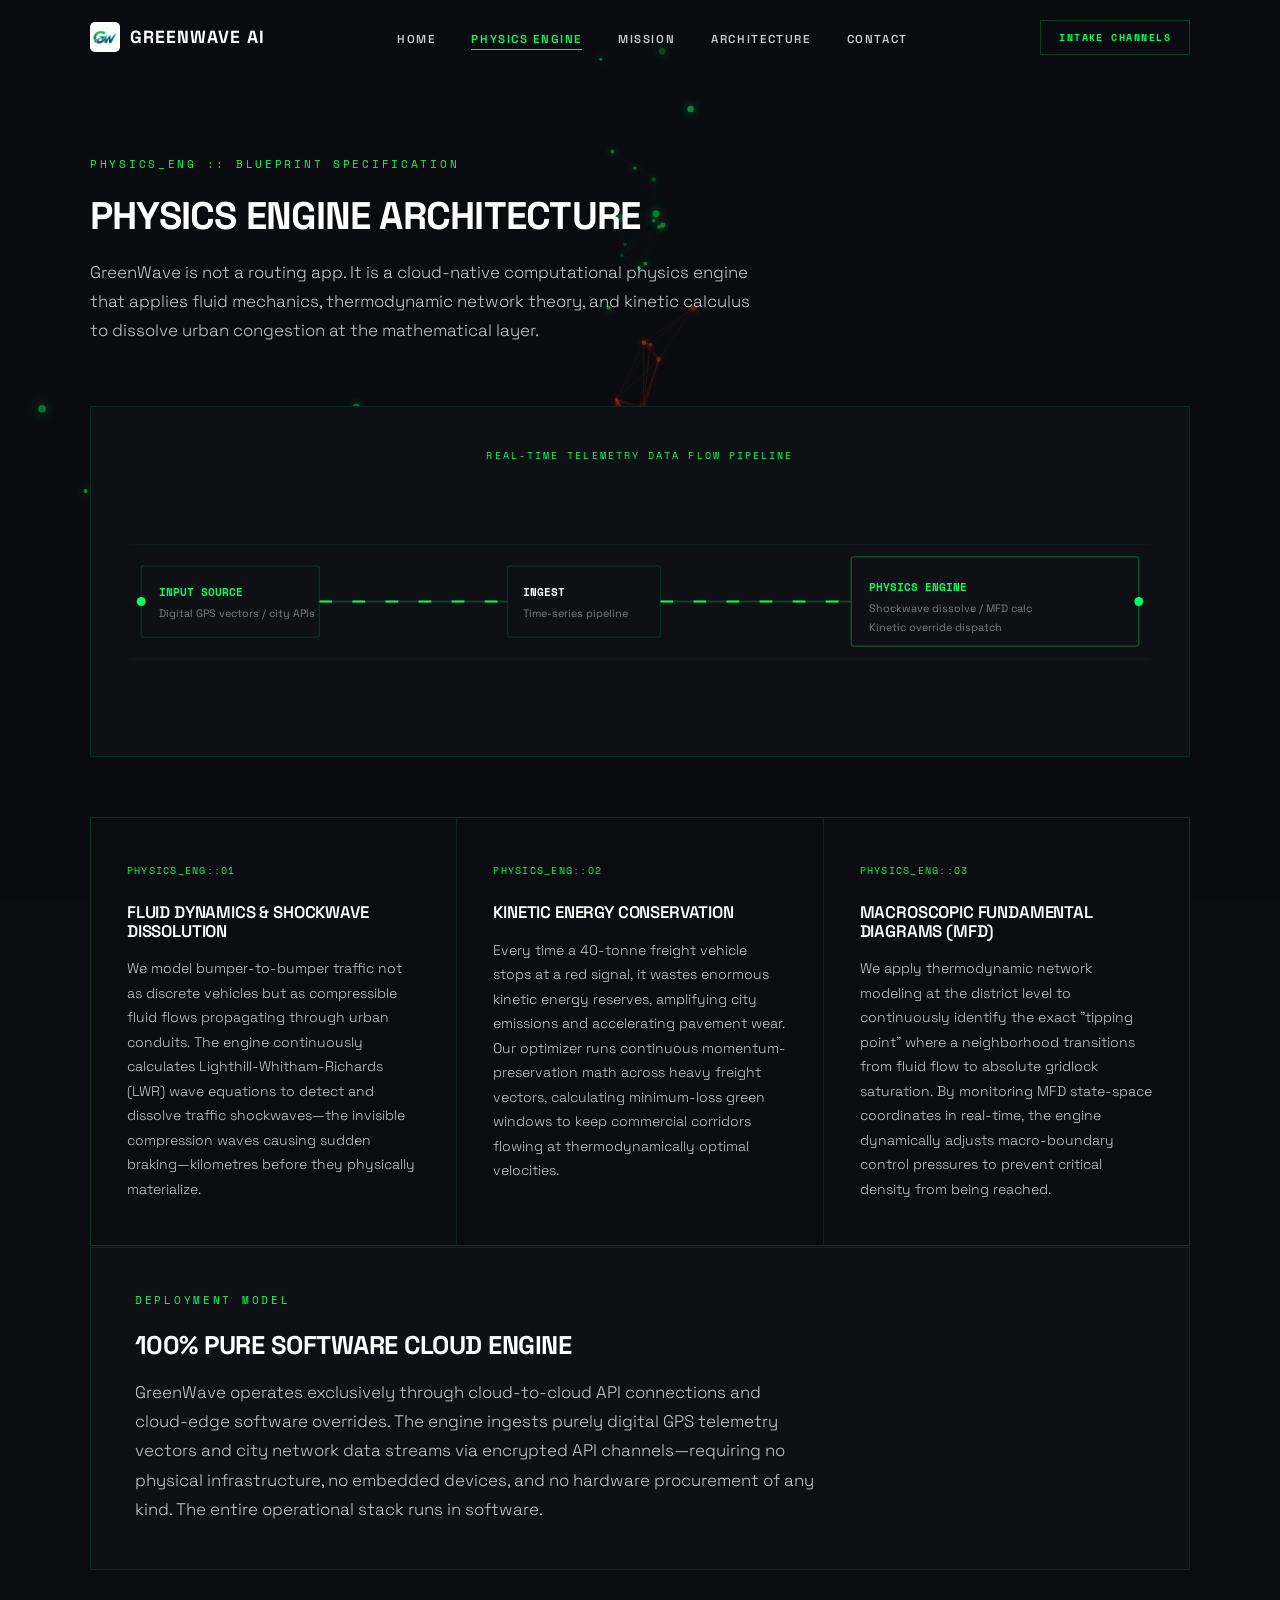
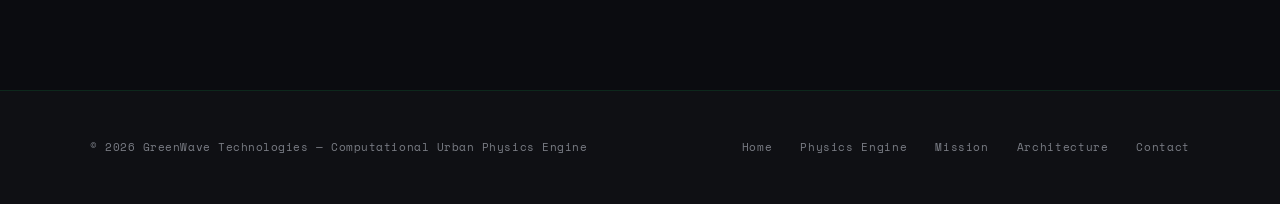
<file: showroom-landing-page/approach.html>
<!DOCTYPE html>
<html lang="en">
<head>
  <meta charset="UTF-8" />
  <meta name="viewport" content="width=device-width, initial-scale=1.0" />
  <title>GreenWave AI — Physics Engine Architecture</title>
  <meta name="description" content="Deep-dive into GreenWave AI's computational urban physics engine: fluid dynamics shockwave theory, kinetic energy conservation, and Macroscopic Fundamental Diagrams." />
  <link rel="stylesheet" href="css/main.css" />
  <link rel="preconnect" href="https://fonts.googleapis.com" />
  <link rel="preconnect" href="https://fonts.gstatic.com" crossorigin />
  <link href="https://fonts.googleapis.com/css2?family=Space+Grotesk:wght@300;400;500;700;800&family=Space+Mono:wght@400;700&display=swap" rel="stylesheet" />
  <link rel="icon" href="favicon.ico" type="image/x-icon" />
</head>
<body>

  <div id="canvas-container" aria-hidden="true"><canvas id="bg-canvas"></canvas></div>

  <header id="main-header">
    <div class="container nav-container">
      <a href="index.html" class="logo" aria-label="GreenWave AI">
        <img src="assets/logo.jpg" alt="GW" class="logo-img" />
        <span>GreenWave AI</span>
      </a>
      <nav aria-label="Primary Navigation">
        <ul class="nav-links">
          <li><a href="index.html">Home</a></li>
          <li><a href="approach.html" class="active">Physics Engine</a></li>
          <li><a href="mission.html">Mission</a></li>
          <li><a href="progress.html">Architecture</a></li>
          <li><a href="contact.html">Contact</a></li>
        </ul>
      </nav>
      <a href="contact.html" class="nav-cta">Intake Channels</a>
    </div>
  </header>

  <main class="section" style="padding-top: calc(var(--nav-h) + 80px); position: relative; z-index: 1;">
    <div class="container">
      <span class="eyebrow">PHYSICS_ENG :: Blueprint Specification</span>
      <h1 class="subhead">Physics Engine Architecture</h1>
      <p class="meta" style="margin-top: 20px;">
        GreenWave is not a routing app. It is a cloud-native computational physics engine that applies fluid mechanics, thermodynamic network theory, and kinetic calculus to dissolve urban congestion at the mathematical layer.
      </p>

      <!-- Animated SVG Pipeline -->
      <div class="pipeline-wrap">
        <span class="pipeline-wrap__label">Real-Time Telemetry Data Flow Pipeline</span>
        <svg class="pipeline-svg" viewBox="0 0 800 180" fill="none" xmlns="http://www.w3.org/2000/svg">
          <line x1="0" y1="45" x2="800" y2="45" stroke="rgba(0,255,102,0.04)" stroke-width="1" />
          <line x1="0" y1="90" x2="800" y2="90" stroke="rgba(0,255,102,0.04)" stroke-width="1" />
          <line x1="0" y1="135" x2="800" y2="135" stroke="rgba(0,255,102,0.04)" stroke-width="1" />

          <path d="M148 90 H296" stroke="rgba(0,255,102,0.18)" stroke-width="1.5" />
          <path d="M416 90 H566" stroke="rgba(0,255,102,0.18)" stroke-width="1.5" />
          <path class="pulse" d="M148 90 H296" stroke="#00FF66" stroke-width="1.5" />
          <path class="pulse" d="M416 90 H566" stroke="#00FF66" stroke-width="1.5" />

          <!-- Node 1: Source -->
          <rect x="8" y="62" width="140" height="56" rx="2" fill="#0f1014" stroke="rgba(0,255,102,0.15)" />
          <text x="22" y="86" fill="#00FF66" font-family="Space Mono" font-size="9" font-weight="700">INPUT SOURCE</text>
          <text x="22" y="102" fill="#7A7D85" font-family="Space Grotesk" font-size="8.5">Digital GPS vectors / city APIs</text>
          <circle cx="8" cy="90" r="3.5" fill="#00FF66" />

          <!-- Node 2: Ingest -->
          <rect x="296" y="62" width="120" height="56" rx="2" fill="#0f1014" stroke="rgba(0,255,102,0.12)" />
          <text x="308" y="86" fill="#FFFFFF" font-family="Space Mono" font-size="9" font-weight="700">INGEST</text>
          <text x="308" y="102" fill="#7A7D85" font-family="Space Grotesk" font-size="8.5">Time-series pipeline</text>

          <!-- Node 3: Engine -->
          <rect x="566" y="55" width="226" height="70" rx="2" fill="#0f1014" stroke="rgba(0,255,102,0.30)" />
          <text x="580" y="82" fill="#00FF66" font-family="Space Mono" font-size="9" font-weight="700">PHYSICS ENGINE</text>
          <text x="580" y="98" fill="#7A7D85" font-family="Space Grotesk" font-size="8.5">Shockwave dissolve / MFD calc</text>
          <text x="580" y="113" fill="#7A7D85" font-family="Space Grotesk" font-size="8.5">Kinetic override dispatch</text>
          <circle cx="792" cy="90" r="3.5" fill="#00FF66" />
        </svg>
      </div>

      <!-- Three Physics Spec Cards -->
      <div class="spec-grid">
        <div class="spec-card">
          <span class="spec-card__num">PHYSICS_ENG::01</span>
          <h3>Fluid Dynamics &amp; Shockwave Dissolution</h3>
          <p>
            We model bumper-to-bumper traffic not as discrete vehicles but as compressible fluid flows propagating through urban conduits. The engine continuously calculates Lighthill-Whitham-Richards (LWR) wave equations to detect and dissolve traffic shockwaves—the invisible compression waves causing sudden braking—kilometres before they physically materialize.
          </p>
        </div>
        <div class="spec-card">
          <span class="spec-card__num">PHYSICS_ENG::02</span>
          <h3>Kinetic Energy Conservation</h3>
          <p>
            Every time a 40-tonne freight vehicle stops at a red signal, it wastes enormous kinetic energy reserves, amplifying city emissions and accelerating pavement wear. Our optimizer runs continuous momentum-preservation math across heavy freight vectors, calculating minimum-loss green windows to keep commercial corridors flowing at thermodynamically optimal velocities.
          </p>
        </div>
        <div class="spec-card">
          <span class="spec-card__num">PHYSICS_ENG::03</span>
          <h3>Macroscopic Fundamental Diagrams (MFD)</h3>
          <p>
            We apply thermodynamic network modeling at the district level to continuously identify the exact "tipping point" where a neighborhood transitions from fluid flow to absolute gridlock saturation. By monitoring MFD state-space coordinates in real-time, the engine dynamically adjusts macro-boundary control pressures to prevent critical density from being reached.
          </p>
        </div>
      </div>

      <!-- Pure Software Deployment Statement -->
      <div style="border: 1px solid var(--border); padding: 44px; margin-top: 1px; background: var(--bg-surface);">
        <span class="eyebrow">Deployment Model</span>
        <h2 class="subhead" style="font-size: 1.6rem; margin-bottom: 18px;">100% Pure Software Cloud Engine</h2>
        <p class="meta">
          GreenWave operates exclusively through cloud-to-cloud API connections and cloud-edge software overrides. The engine ingests purely digital GPS telemetry vectors and city network data streams via encrypted API channels—requiring no physical infrastructure, no embedded devices, and no hardware procurement of any kind. The entire operational stack runs in software.
        </p>
      </div>
    </div>
  </main>

  <footer>
    <div class="container footer-inner">
      <span class="footer-copy">© 2026 GreenWave Technologies — Computational Urban Physics Engine</span>
      <nav class="footer-nav" aria-label="Footer Navigation">
        <a href="index.html">Home</a>
        <a href="approach.html">Physics Engine</a>
        <a href="mission.html">Mission</a>
        <a href="progress.html">Architecture</a>
        <a href="contact.html">Contact</a>
      </nav>
    </div>
  </footer>

  <script src="js/app.js"></script>
  <script src="js/showroom-canvas.js"></script>
</body>
</html>
</file>
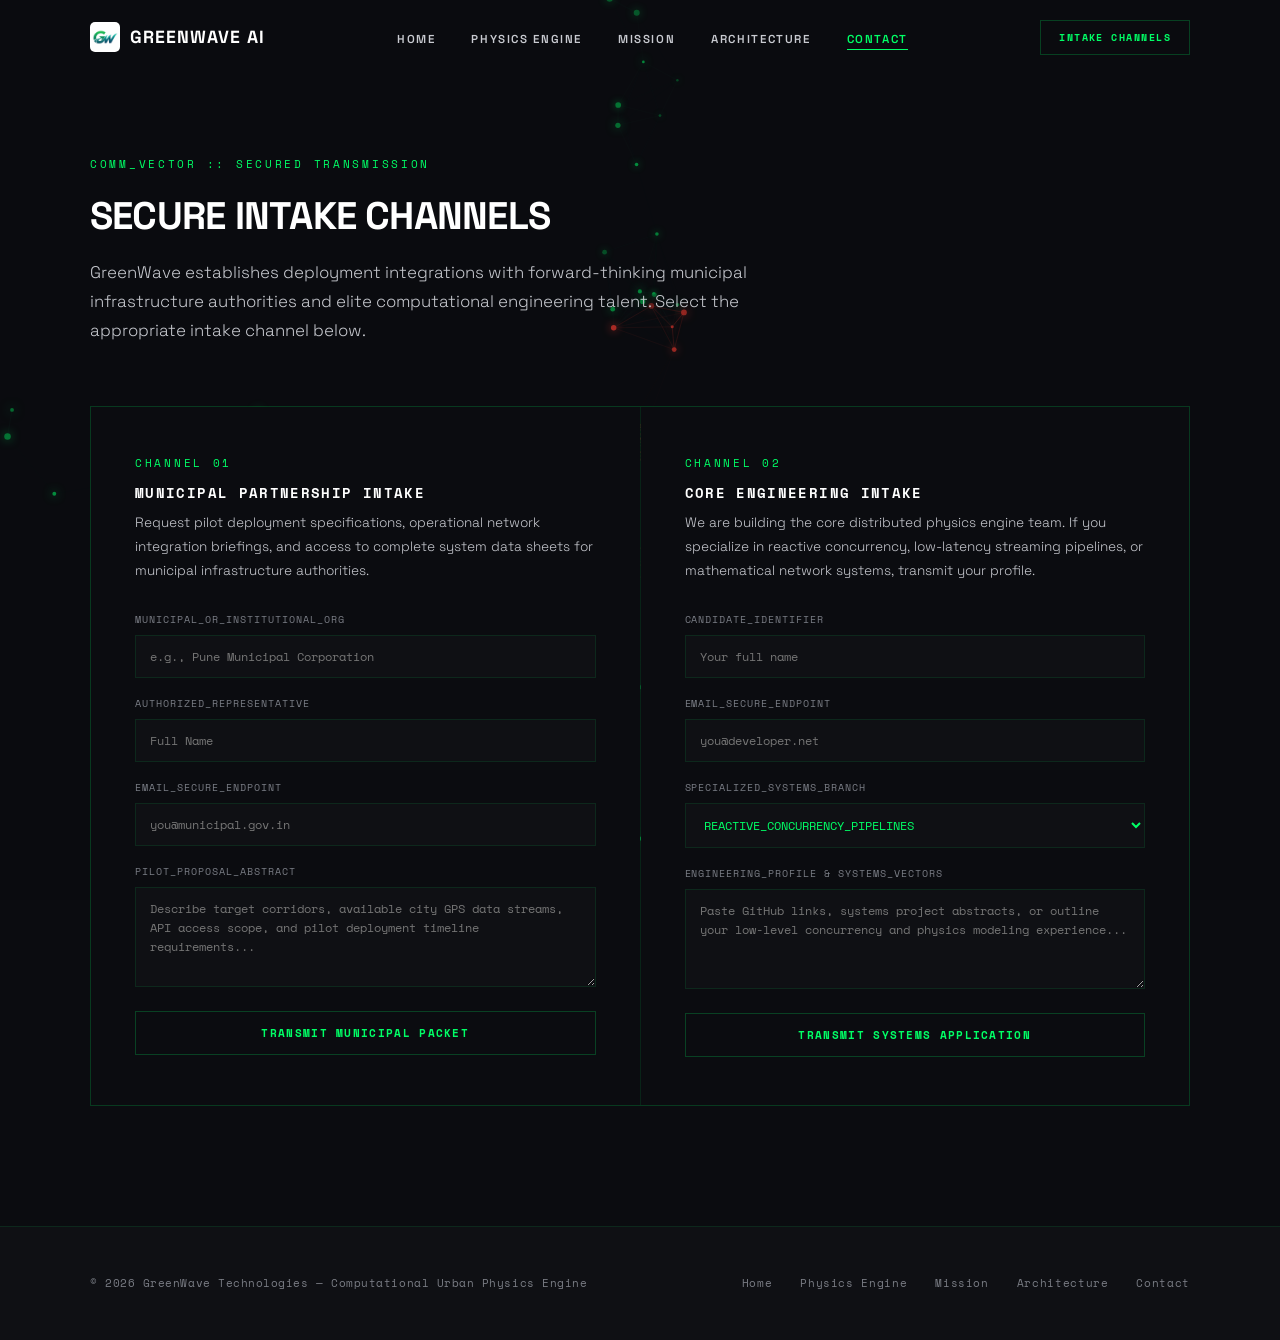
<file: showroom-landing-page/contact.html>
<!DOCTYPE html>
<html lang="en">
<head>
  <meta charset="UTF-8" />
  <meta name="viewport" content="width=device-width, initial-scale=1.0" />
  <title>GreenWave AI — Secure Intake Channels</title>
  <meta name="description" content="GreenWave AI secure intake channels for municipal pilot partnerships and core engineering recruitment applications." />
  <link rel="stylesheet" href="css/main.css" />
  <link rel="preconnect" href="https://fonts.googleapis.com" />
  <link rel="preconnect" href="https://fonts.gstatic.com" crossorigin />
  <link href="https://fonts.googleapis.com/css2?family=Space+Grotesk:wght@300;400;500;700;800&family=Space+Mono:wght@400;700&display=swap" rel="stylesheet" />
  <link rel="icon" href="favicon.ico" type="image/x-icon" />
</head>
<body>

  <div id="canvas-container" aria-hidden="true"><canvas id="bg-canvas"></canvas></div>

  <header id="main-header">
    <div class="container nav-container">
      <a href="index.html" class="logo" aria-label="GreenWave AI">
        <img src="assets/logo.jpg" alt="GW" class="logo-img" />
        <span>GreenWave AI</span>
      </a>
      <nav aria-label="Primary Navigation">
        <ul class="nav-links">
          <li><a href="index.html">Home</a></li>
          <li><a href="approach.html">Physics Engine</a></li>
          <li><a href="mission.html">Mission</a></li>
          <li><a href="progress.html">Architecture</a></li>
          <li><a href="contact.html" class="active">Contact</a></li>
        </ul>
      </nav>
      <a href="contact.html" class="nav-cta">Intake Channels</a>
    </div>
  </header>

  <main class="section" style="padding-top: calc(var(--nav-h) + 80px); position: relative; z-index: 1;">
    <div class="container">
      <span class="eyebrow">COMM_VECTOR :: Secured Transmission</span>
      <h1 class="subhead">Secure Intake Channels</h1>
      <p class="meta" style="margin-top: 20px; margin-bottom: 20px;">
        GreenWave establishes deployment integrations with forward-thinking municipal infrastructure authorities and elite computational engineering talent. Select the appropriate intake channel below.
      </p>

      <div class="intake-grid">
        <!-- Channel 1: Municipal -->
        <div class="intake-panel">
          <span class="eyebrow" style="margin-bottom: 14px;">Channel 01</span>
          <h3>Municipal Partnership Intake</h3>
          <p class="meta" style="font-size: 0.85rem; margin-bottom: 30px;">
            Request pilot deployment specifications, operational network integration briefings, and access to complete system data sheets for municipal infrastructure authorities.
          </p>
          <form id="form-municipal" class="terminal-form">
            <div class="form-field">
              <label for="muni-org">MUNICIPAL_OR_INSTITUTIONAL_ORG</label>
              <input type="text" id="muni-org" name="organization" required placeholder="e.g., Pune Municipal Corporation" />
            </div>
            <div class="form-field">
              <label for="muni-rep">AUTHORIZED_REPRESENTATIVE</label>
              <input type="text" id="muni-rep" name="representative" required placeholder="Full Name" />
            </div>
            <div class="form-field">
              <label for="muni-email">EMAIL_SECURE_ENDPOINT</label>
              <input type="email" id="muni-email" name="email" required placeholder="you@municipal.gov.in" />
            </div>
            <div class="form-field">
              <label for="muni-notes">PILOT_PROPOSAL_ABSTRACT</label>
              <textarea id="muni-notes" name="notes" rows="4" required placeholder="Describe target corridors, available city GPS data streams, API access scope, and pilot deployment timeline requirements..."></textarea>
            </div>
            <button type="submit" class="form-submit" id="submit-municipal">TRANSMIT MUNICIPAL PACKET</button>
          </form>
        </div>

        <!-- Channel 2: Engineering -->
        <div class="intake-panel">
          <span class="eyebrow" style="margin-bottom: 14px;">Channel 02</span>
          <h3>Core Engineering Intake</h3>
          <p class="meta" style="font-size: 0.85rem; margin-bottom: 30px;">
            We are building the core distributed physics engine team. If you specialize in reactive concurrency, low-latency streaming pipelines, or mathematical network systems, transmit your profile.
          </p>
          <form id="form-engineering" class="terminal-form">
            <div class="form-field">
              <label for="eng-name">CANDIDATE_IDENTIFIER</label>
              <input type="text" id="eng-name" name="name" required placeholder="Your full name" />
            </div>
            <div class="form-field">
              <label for="eng-email">EMAIL_SECURE_ENDPOINT</label>
              <input type="email" id="eng-email" name="email" required placeholder="you@developer.net" />
            </div>
            <div class="form-field">
              <label for="eng-branch">SPECIALIZED_SYSTEMS_BRANCH</label>
              <select id="eng-branch" name="branch">
                <option value="concurrency">REACTIVE_CONCURRENCY_PIPELINES</option>
                <option value="low-latency">LOW_LATENCY_STREAMING</option>
                <option value="math">MATHEMATICAL_NETWORK_SYSTEMS</option>
                <option value="physics">COMPUTATIONAL_PHYSICS_MODELING</option>
              </select>
            </div>
            <div class="form-field">
              <label for="eng-profile">ENGINEERING_PROFILE &amp; SYSTEMS_VECTORS</label>
              <textarea id="eng-profile" name="profile" rows="4" required placeholder="Paste GitHub links, systems project abstracts, or outline your low-level concurrency and physics modeling experience..."></textarea>
            </div>
            <button type="submit" class="form-submit" id="submit-engineering">TRANSMIT SYSTEMS APPLICATION</button>
          </form>
        </div>
      </div>
    </div>
  </main>

  <footer>
    <div class="container footer-inner">
      <span class="footer-copy">© 2026 GreenWave Technologies — Computational Urban Physics Engine</span>
      <nav class="footer-nav" aria-label="Footer Navigation">
        <a href="index.html">Home</a>
        <a href="approach.html">Physics Engine</a>
        <a href="mission.html">Mission</a>
        <a href="progress.html">Architecture</a>
        <a href="contact.html">Contact</a>
      </nav>
    </div>
  </footer>

  <script src="js/app.js"></script>
  <script src="js/showroom-canvas.js"></script>
</body>
</html>
</file>
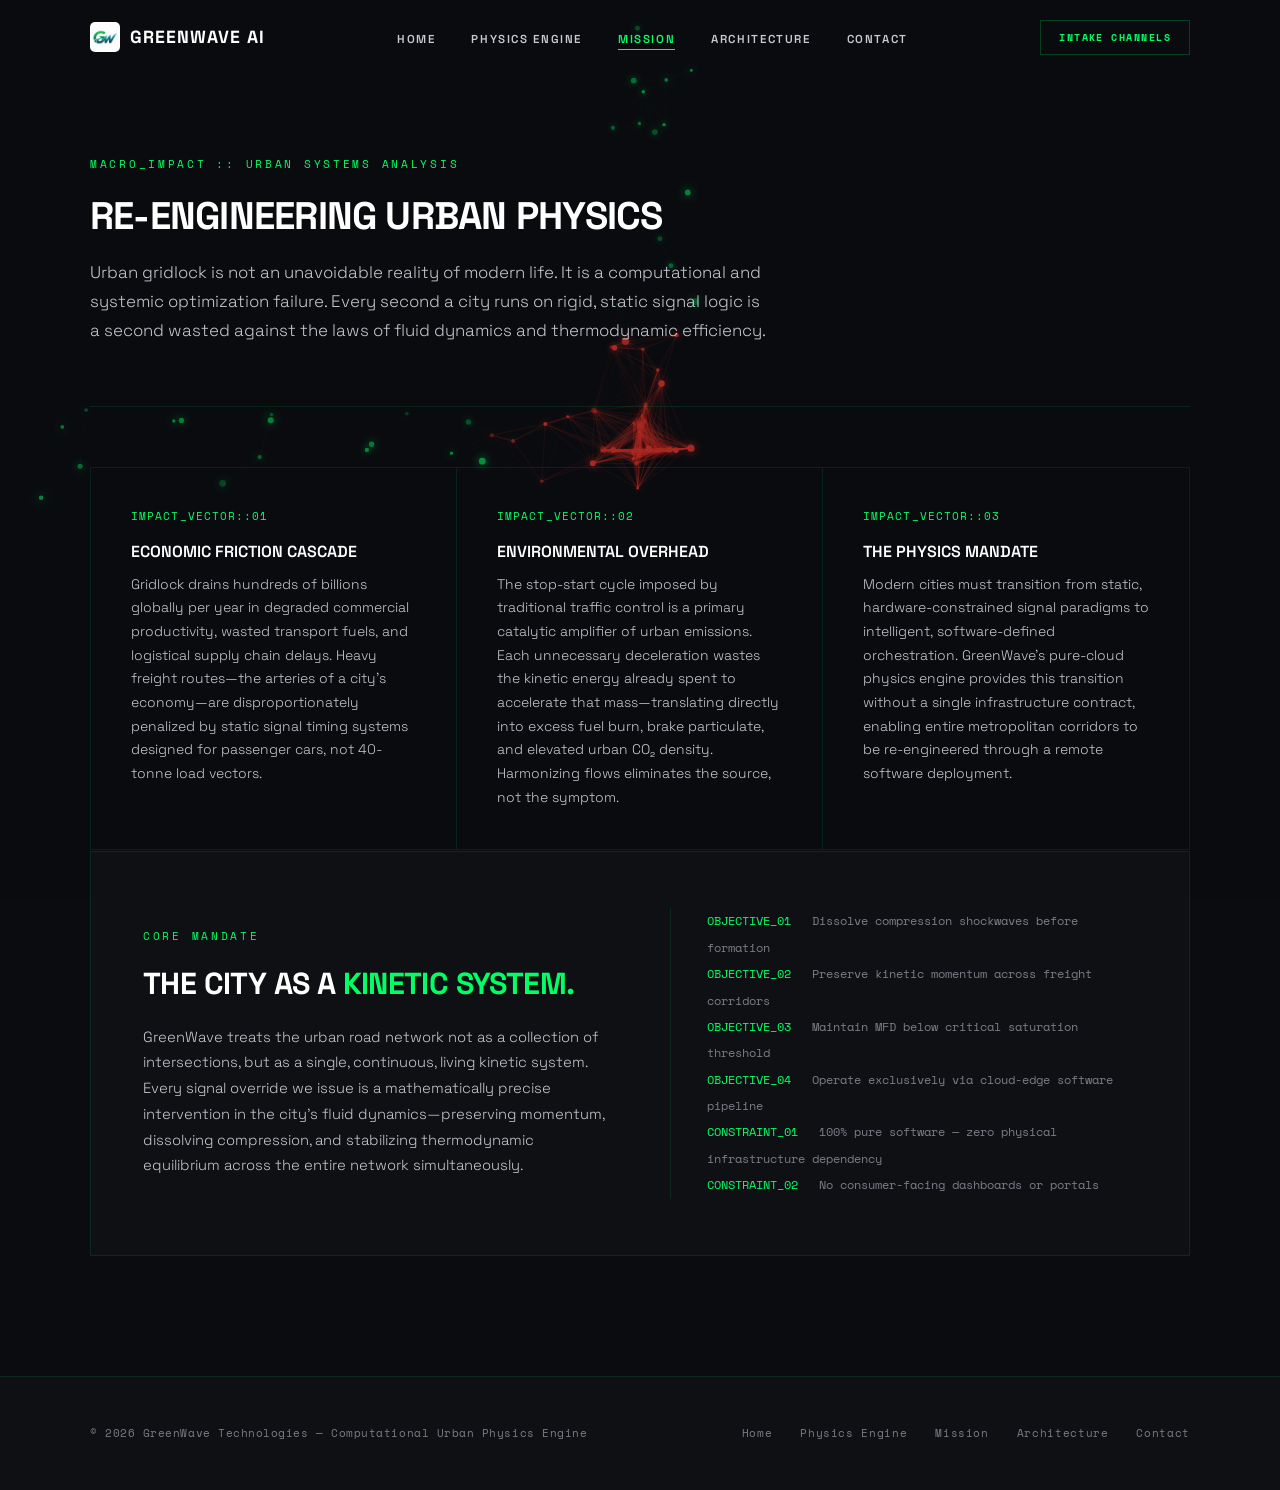
<file: showroom-landing-page/mission.html>
<!DOCTYPE html>
<html lang="en">
<head>
  <meta charset="UTF-8" />
  <meta name="viewport" content="width=device-width, initial-scale=1.0" />
  <title>GreenWave AI — Re-Engineering Urban Physics</title>
  <meta name="description" content="Urban gridlock is a computational optimization failure. GreenWave AI applies thermodynamic city modeling to re-engineer how metropolitan networks move." />
  <link rel="stylesheet" href="css/main.css" />
  <link rel="preconnect" href="https://fonts.googleapis.com" />
  <link rel="preconnect" href="https://fonts.gstatic.com" crossorigin />
  <link href="https://fonts.googleapis.com/css2?family=Space+Grotesk:wght@300;400;500;700;800&family=Space+Mono:wght@400;700&display=swap" rel="stylesheet" />
  <link rel="icon" href="favicon.ico" type="image/x-icon" />
</head>
<body>

  <div id="canvas-container" aria-hidden="true"><canvas id="bg-canvas"></canvas></div>

  <header id="main-header">
    <div class="container nav-container">
      <a href="index.html" class="logo" aria-label="GreenWave AI">
        <img src="assets/logo.jpg" alt="GW" class="logo-img" />
        <span>GreenWave AI</span>
      </a>
      <nav aria-label="Primary Navigation">
        <ul class="nav-links">
          <li><a href="index.html">Home</a></li>
          <li><a href="approach.html">Physics Engine</a></li>
          <li><a href="mission.html" class="active">Mission</a></li>
          <li><a href="progress.html">Architecture</a></li>
          <li><a href="contact.html">Contact</a></li>
        </ul>
      </nav>
      <a href="contact.html" class="nav-cta">Intake Channels</a>
    </div>
  </header>

  <main class="section" style="padding-top: calc(var(--nav-h) + 80px); position: relative; z-index: 1;">
    <div class="container">
      <span class="eyebrow">MACRO_IMPACT :: Urban Systems Analysis</span>
      <h1 class="subhead">Re-Engineering Urban Physics</h1>
      <p class="meta" style="margin-top: 20px; margin-bottom: 60px;">
        Urban gridlock is not an unavoidable reality of modern life. It is a computational and systemic optimization failure. Every second a city runs on rigid, static signal logic is a second wasted against the laws of fluid dynamics and thermodynamic efficiency.
      </p>

      <hr class="rule" />

      <!-- Three Metric Blocks -->
      <div class="metrics-strip">
        <div class="metric-block">
          <span class="metric-block__key">IMPACT_VECTOR::01</span>
          <h3>Economic Friction Cascade</h3>
          <p>
            Gridlock drains hundreds of billions globally per year in degraded commercial productivity, wasted transport fuels, and logistical supply chain delays. Heavy freight routes—the arteries of a city's economy—are disproportionately penalized by static signal timing systems designed for passenger cars, not 40-tonne load vectors.
          </p>
        </div>
        <div class="metric-block">
          <span class="metric-block__key">IMPACT_VECTOR::02</span>
          <h3>Environmental Overhead</h3>
          <p>
            The stop-start cycle imposed by traditional traffic control is a primary catalytic amplifier of urban emissions. Each unnecessary deceleration wastes the kinetic energy already spent to accelerate that mass—translating directly into excess fuel burn, brake particulate, and elevated urban CO₂ density. Harmonizing flows eliminates the source, not the symptom.
          </p>
        </div>
        <div class="metric-block">
          <span class="metric-block__key">IMPACT_VECTOR::03</span>
          <h3>The Physics Mandate</h3>
          <p>
            Modern cities must transition from static, hardware-constrained signal paradigms to intelligent, software-defined orchestration. GreenWave's pure-cloud physics engine provides this transition without a single infrastructure contract, enabling entire metropolitan corridors to be re-engineered through a remote software deployment.
          </p>
        </div>
      </div>

      <!-- Mission Statement Block -->
      <div style="border: 1px solid var(--border); padding: 56px 52px; margin-top: 1px; background: var(--bg-surface);">
        <div style="display: grid; grid-template-columns: 1fr 1fr; gap: 60px; align-items: center;">
          <div>
            <span class="eyebrow">Core Mandate</span>
            <h2 class="subhead" style="font-size: 1.9rem; margin-bottom: 24px;">
              The City as a <span style="color: var(--green);">Kinetic System.</span>
            </h2>
            <p class="meta" style="font-size: 0.92rem;">
              GreenWave treats the urban road network not as a collection of intersections, but as a single, continuous, living kinetic system. Every signal override we issue is a mathematically precise intervention in the city's fluid dynamics—preserving momentum, dissolving compression, and stabilizing thermodynamic equilibrium across the entire network simultaneously.
            </p>
          </div>
          <div style="font-family: var(--mono); font-size: 0.75rem; color: var(--gray-2); line-height: 2.2; border-left: 1px solid var(--border); padding-left: 36px;">
            <div><span style="color: var(--green);">OBJECTIVE_01</span> &nbsp; Dissolve compression shockwaves before formation</div>
            <div><span style="color: var(--green);">OBJECTIVE_02</span> &nbsp; Preserve kinetic momentum across freight corridors</div>
            <div><span style="color: var(--green);">OBJECTIVE_03</span> &nbsp; Maintain MFD below critical saturation threshold</div>
            <div><span style="color: var(--green);">OBJECTIVE_04</span> &nbsp; Operate exclusively via cloud-edge software pipeline</div>
            <div><span style="color: var(--green);">CONSTRAINT_01</span> &nbsp; 100% pure software — zero physical infrastructure dependency</div>
            <div><span style="color: var(--green);">CONSTRAINT_02</span> &nbsp; No consumer-facing dashboards or portals</div>
          </div>
        </div>
      </div>
    </div>
  </main>

  <footer>
    <div class="container footer-inner">
      <span class="footer-copy">© 2026 GreenWave Technologies — Computational Urban Physics Engine</span>
      <nav class="footer-nav" aria-label="Footer Navigation">
        <a href="index.html">Home</a>
        <a href="approach.html">Physics Engine</a>
        <a href="mission.html">Mission</a>
        <a href="progress.html">Architecture</a>
        <a href="contact.html">Contact</a>
      </nav>
    </div>
  </footer>

  <script src="js/app.js"></script>
  <script src="js/showroom-canvas.js"></script>
</body>
</html>
</file>
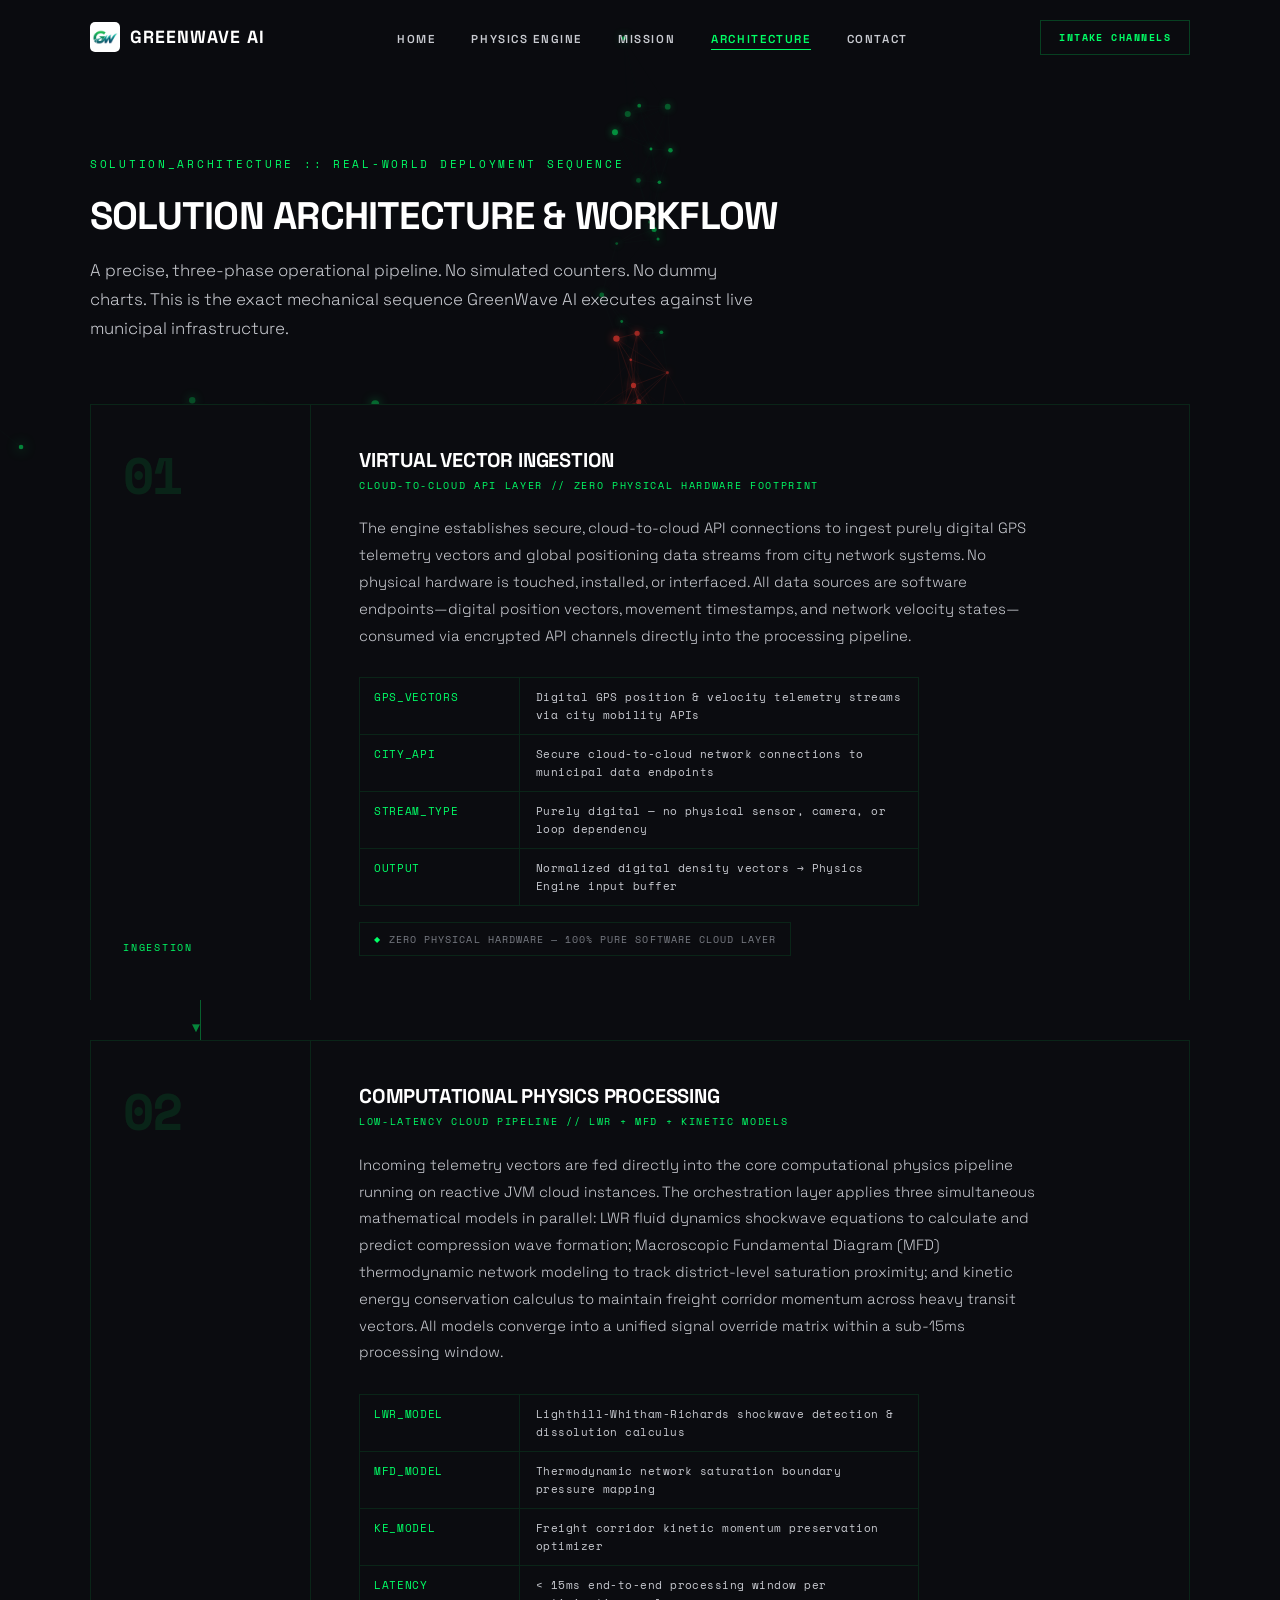
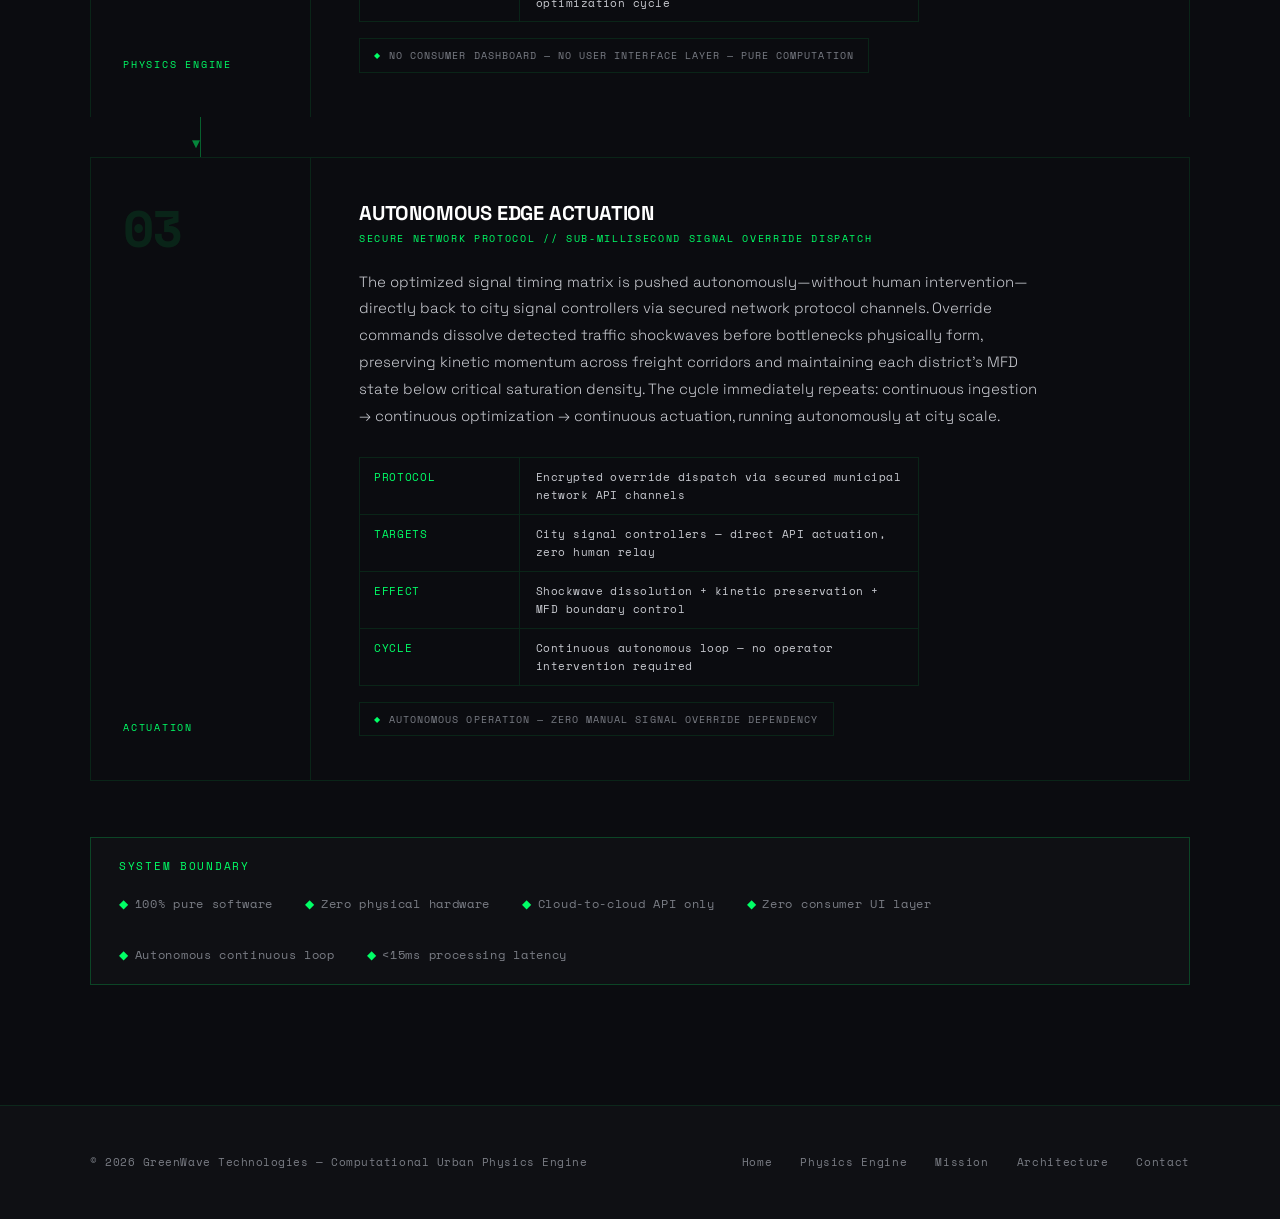
<file: showroom-landing-page/progress.html>
<!DOCTYPE html>
<html lang="en">
<head>
  <meta charset="UTF-8" />
  <meta name="viewport" content="width=device-width, initial-scale=1.0" />
  <title>GreenWave AI — Solution Architecture & Workflow</title>
  <meta name="description" content="GreenWave AI three-phase solution architecture: passive telemetry ingestion, computational physics processing, and autonomous edge actuation — zero hardware footprint." />
  <link rel="stylesheet" href="css/main.css" />
  <link rel="preconnect" href="https://fonts.googleapis.com" />
  <link rel="preconnect" href="https://fonts.gstatic.com" crossorigin />
  <link href="https://fonts.googleapis.com/css2?family=Space+Grotesk:wght@300;400;500;700;800&family=Space+Mono:wght@400;700&display=swap" rel="stylesheet" />
  <style>
    /* ── Blueprint Page Specific Styles ─────────────────────────────────────── */
    .flow-wrapper {
      display: grid;
      grid-template-columns: 1fr;
      gap: 0;
      margin-top: 60px;
    }

    .flow-phase {
      display: grid;
      grid-template-columns: 220px 1fr;
      gap: 0;
      border: 1px solid var(--border);
      border-bottom: none;
      background: var(--bg);
      transition: background 0.3s;
    }
    .flow-phase:last-child { border-bottom: 1px solid var(--border); }
    .flow-phase:hover { background: var(--bg-elevated); }

    .flow-phase__index {
      border-right: 1px solid var(--border);
      padding: 44px 32px;
      display: flex;
      flex-direction: column;
      justify-content: space-between;
      align-items: flex-start;
      position: relative;
    }

    .flow-phase__num {
      font-family: var(--mono);
      font-size: 3.2rem;
      font-weight: 700;
      color: var(--border);
      line-height: 1;
      letter-spacing: -0.04em;
      transition: color 0.3s;
    }
    .flow-phase:hover .flow-phase__num { color: var(--green-mid); }

    .flow-phase__tag {
      font-family: var(--mono);
      font-size: 0.62rem;
      color: var(--green);
      letter-spacing: 0.18em;
      text-transform: uppercase;
    }

    /* Connector arrow between phases */
    .flow-connector {
      display: flex;
      align-items: center;
      justify-content: center;
      height: 40px;
      position: relative;
    }
    .flow-connector::before {
      content: '';
      position: absolute;
      left: 110px; /* aligned with phase index column center */
      top: 0; bottom: 0;
      width: 1px;
      background: var(--green);
      opacity: 0.35;
    }
    .flow-connector::after {
      content: '▼';
      position: absolute;
      left: 102px;
      bottom: 4px;
      font-size: 0.65rem;
      color: var(--green);
      opacity: 0.5;
    }

    .flow-phase__body {
      padding: 44px 48px;
    }

    .flow-phase__title {
      font-size: 1.25rem;
      font-weight: 700;
      text-transform: uppercase;
      letter-spacing: -0.01em;
      margin-bottom: 6px;
    }

    .flow-phase__subtitle {
      font-family: var(--mono);
      font-size: 0.65rem;
      color: var(--green);
      letter-spacing: 0.16em;
      text-transform: uppercase;
      margin-bottom: 22px;
    }

    .flow-phase__desc {
      font-size: 0.93rem;
      color: var(--gray-1);
      line-height: 1.8;
      font-weight: 300;
      max-width: 680px;
      margin-bottom: 28px;
    }

    .flow-inputs {
      display: flex;
      flex-direction: column;
      gap: 0;
      border: 1px solid var(--border);
      max-width: 560px;
    }

    .flow-input-row {
      display: grid;
      grid-template-columns: 160px 1fr;
      gap: 0;
      border-bottom: 1px solid var(--border);
      font-family: var(--mono);
      font-size: 0.7rem;
    }
    .flow-input-row:last-child { border-bottom: none; }

    .flow-input-row__key {
      padding: 10px 14px;
      color: var(--green);
      border-right: 1px solid var(--border);
      letter-spacing: 0.06em;
      white-space: nowrap;
    }

    .flow-input-row__val {
      padding: 10px 16px;
      color: var(--gray-1);
      letter-spacing: 0.04em;
    }

    .flow-constraint {
      display: inline-flex;
      align-items: center;
      gap: 8px;
      font-family: var(--mono);
      font-size: 0.65rem;
      color: var(--gray-2);
      letter-spacing: 0.1em;
      text-transform: uppercase;
      margin-top: 16px;
      padding: 8px 14px;
      border: 1px solid var(--border);
    }
    .flow-constraint::before {
      content: '◆';
      color: var(--green);
      font-size: 0.5rem;
    }

    /* System boundary line */
    .system-boundary {
      border: 1px solid var(--border-mid);
      padding: 20px 28px;
      margin-top: 56px;
      background: var(--bg-surface);
      display: flex;
      align-items: center;
      gap: 20px;
      flex-wrap: wrap;
    }
    .system-boundary__label {
      font-family: var(--mono);
      font-size: 0.67rem;
      color: var(--green);
      letter-spacing: 0.16em;
      text-transform: uppercase;
      flex-shrink: 0;
    }
    .system-boundary__items {
      display: flex;
      gap: 32px;
      flex-wrap: wrap;
    }
    .system-boundary__item {
      font-family: var(--mono);
      font-size: 0.72rem;
      color: var(--gray-2);
      letter-spacing: 0.06em;
    }
    .system-boundary__item span { color: var(--green); margin-right: 6px; }
  </style>
  <link rel="icon" href="favicon.ico" type="image/x-icon" />
</head>
<body>

  <div id="canvas-container" aria-hidden="true"><canvas id="bg-canvas"></canvas></div>

  <header id="main-header">
    <div class="container nav-container">
      <a href="index.html" class="logo" aria-label="GreenWave AI">
        <img src="assets/logo.jpg" alt="GW" class="logo-img" />
        <span>GreenWave AI</span>
      </a>
      <nav aria-label="Primary Navigation">
        <ul class="nav-links">
          <li><a href="index.html">Home</a></li>
          <li><a href="approach.html">Physics Engine</a></li>
          <li><a href="mission.html">Mission</a></li>
          <li><a href="progress.html" class="active">Architecture</a></li>
          <li><a href="contact.html">Contact</a></li>
        </ul>
      </nav>
      <a href="contact.html" class="nav-cta">Intake Channels</a>
    </div>
  </header>

  <main class="section" style="padding-top: calc(var(--nav-h) + 80px); position: relative; z-index: 1;">
    <div class="container">

      <span class="eyebrow">SOLUTION_ARCHITECTURE :: Real-World Deployment Sequence</span>
      <h1 class="subhead">Solution Architecture &amp; Workflow</h1>
      <p class="meta" style="margin-top: 18px; margin-bottom: 12px;">
        A precise, three-phase operational pipeline. No simulated counters. No dummy charts. This is the exact mechanical sequence GreenWave AI executes against live municipal infrastructure.
      </p>

      <!-- Three-Phase Linear Flowchart -->
      <div class="flow-wrapper" role="list" aria-label="Three-phase architecture workflow">

        <!-- Phase 01: Ingestion -->
        <div class="flow-phase" role="listitem">
          <div class="flow-phase__index">
            <span class="flow-phase__num">01</span>
            <span class="flow-phase__tag">INGESTION</span>
          </div>
          <div class="flow-phase__body">
            <h2 class="flow-phase__title">Virtual Vector Ingestion</h2>
            <p class="flow-phase__subtitle">Cloud-to-Cloud API Layer // Zero Physical Hardware Footprint</p>
            <p class="flow-phase__desc">
              The engine establishes secure, cloud-to-cloud API connections to ingest purely digital GPS telemetry vectors and global positioning data streams from city network systems. No physical hardware is touched, installed, or interfaced. All data sources are software endpoints—digital position vectors, movement timestamps, and network velocity states—consumed via encrypted API channels directly into the processing pipeline.
            </p>
            <div class="flow-inputs" aria-label="Input data sources">
              <div class="flow-input-row">
                <span class="flow-input-row__key">GPS_VECTORS</span>
                <span class="flow-input-row__val">Digital GPS position &amp; velocity telemetry streams via city mobility APIs</span>
              </div>
              <div class="flow-input-row">
                <span class="flow-input-row__key">CITY_API</span>
                <span class="flow-input-row__val">Secure cloud-to-cloud network connections to municipal data endpoints</span>
              </div>
              <div class="flow-input-row">
                <span class="flow-input-row__key">STREAM_TYPE</span>
                <span class="flow-input-row__val">Purely digital — no physical sensor, camera, or loop dependency</span>
              </div>
              <div class="flow-input-row">
                <span class="flow-input-row__key">OUTPUT</span>
                <span class="flow-input-row__val">Normalized digital density vectors → Physics Engine input buffer</span>
              </div>
            </div>
            <span class="flow-constraint">Zero Physical Hardware — 100% Pure Software Cloud Layer</span>
          </div>
        </div>

        <div class="flow-connector" aria-hidden="true"></div>

        <!-- Phase 02: Physics Processing -->
        <div class="flow-phase" role="listitem">
          <div class="flow-phase__index">
            <span class="flow-phase__num">02</span>
            <span class="flow-phase__tag">PHYSICS ENGINE</span>
          </div>
          <div class="flow-phase__body">
            <h2 class="flow-phase__title">Computational Physics Processing</h2>
            <p class="flow-phase__subtitle">Low-Latency Cloud Pipeline // LWR + MFD + Kinetic Models</p>
            <p class="flow-phase__desc">
              Incoming telemetry vectors are fed directly into the core computational physics pipeline running on reactive JVM cloud instances. The orchestration layer applies three simultaneous mathematical models in parallel: LWR fluid dynamics shockwave equations to calculate and predict compression wave formation; Macroscopic Fundamental Diagram (MFD) thermodynamic network modeling to track district-level saturation proximity; and kinetic energy conservation calculus to maintain freight corridor momentum across heavy transit vectors. All models converge into a unified signal override matrix within a sub-15ms processing window.
            </p>
            <div class="flow-inputs">
              <div class="flow-input-row">
                <span class="flow-input-row__key">LWR_MODEL</span>
                <span class="flow-input-row__val">Lighthill-Whitham-Richards shockwave detection &amp; dissolution calculus</span>
              </div>
              <div class="flow-input-row">
                <span class="flow-input-row__key">MFD_MODEL</span>
                <span class="flow-input-row__val">Thermodynamic network saturation boundary pressure mapping</span>
              </div>
              <div class="flow-input-row">
                <span class="flow-input-row__key">KE_MODEL</span>
                <span class="flow-input-row__val">Freight corridor kinetic momentum preservation optimizer</span>
              </div>
              <div class="flow-input-row">
                <span class="flow-input-row__key">LATENCY</span>
                <span class="flow-input-row__val">&lt; 15ms end-to-end processing window per optimization cycle</span>
              </div>
            </div>
            <span class="flow-constraint">No Consumer Dashboard — No User Interface Layer — Pure Computation</span>
          </div>
        </div>

        <div class="flow-connector" aria-hidden="true"></div>

        <!-- Phase 03: Actuation -->
        <div class="flow-phase" role="listitem">
          <div class="flow-phase__index">
            <span class="flow-phase__num">03</span>
            <span class="flow-phase__tag">ACTUATION</span>
          </div>
          <div class="flow-phase__body">
            <h2 class="flow-phase__title">Autonomous Edge Actuation</h2>
            <p class="flow-phase__subtitle">Secure Network Protocol // Sub-Millisecond Signal Override Dispatch</p>
            <p class="flow-phase__desc">
              The optimized signal timing matrix is pushed autonomously—without human intervention—directly back to city signal controllers via secured network protocol channels. Override commands dissolve detected traffic shockwaves before bottlenecks physically form, preserving kinetic momentum across freight corridors and maintaining each district's MFD state below critical saturation density. The cycle immediately repeats: continuous ingestion → continuous optimization → continuous actuation, running autonomously at city scale.
            </p>
            <div class="flow-inputs">
              <div class="flow-input-row">
                <span class="flow-input-row__key">PROTOCOL</span>
                <span class="flow-input-row__val">Encrypted override dispatch via secured municipal network API channels</span>
              </div>
              <div class="flow-input-row">
                <span class="flow-input-row__key">TARGETS</span>
                <span class="flow-input-row__val">City signal controllers — direct API actuation, zero human relay</span>
              </div>
              <div class="flow-input-row">
                <span class="flow-input-row__key">EFFECT</span>
                <span class="flow-input-row__val">Shockwave dissolution + kinetic preservation + MFD boundary control</span>
              </div>
              <div class="flow-input-row">
                <span class="flow-input-row__key">CYCLE</span>
                <span class="flow-input-row__val">Continuous autonomous loop — no operator intervention required</span>
              </div>
            </div>
            <span class="flow-constraint">Autonomous Operation — Zero Manual Signal Override Dependency</span>
          </div>
        </div>

      </div>

      <!-- System Boundary Summary -->
      <div class="system-boundary">
        <span class="system-boundary__label">System Boundary</span>
        <div class="system-boundary__items">
          <span class="system-boundary__item"><span>◆</span>100% pure software</span>
          <span class="system-boundary__item"><span>◆</span>Zero physical hardware</span>
          <span class="system-boundary__item"><span>◆</span>Cloud-to-cloud API only</span>
          <span class="system-boundary__item"><span>◆</span>Zero consumer UI layer</span>
          <span class="system-boundary__item"><span>◆</span>Autonomous continuous loop</span>
          <span class="system-boundary__item"><span>◆</span>&lt;15ms processing latency</span>
        </div>
      </div>

    </div>
  </main>

  <footer>
    <div class="container footer-inner">
      <span class="footer-copy">© 2026 GreenWave Technologies — Computational Urban Physics Engine</span>
      <nav class="footer-nav" aria-label="Footer Navigation">
        <a href="index.html">Home</a>
        <a href="approach.html">Physics Engine</a>
        <a href="mission.html">Mission</a>
        <a href="progress.html">Architecture</a>
        <a href="contact.html">Contact</a>
      </nav>
    </div>
  </footer>

  <script src="js/app.js"></script>
  <script src="js/showroom-canvas.js"></script>
</body>
</html>
</file>
<file: showroom-landing-page/css/main.css>
/* ==========================================================================
   GREENWAVE AI — ELITE DEEP-TECH DESIGN SYSTEM
   Design North Star: Ruthless minimalism. Ultra-premium polish.
   ========================================================================== */

/* ─── TOKENS ───────────────────────────────────────────────────────────────── */
:root {
  --bg:           #0B0C10;
  --bg-surface:   #0f1014;
  --bg-elevated:  #13151a;
  --green:        #00FF66;
  --green-dim:    rgba(0, 255, 102, 0.12);
  --green-mid:    rgba(0, 255, 102, 0.30);
  --green-glow:   rgba(0, 255, 102, 0.07);
  --white:        #FFFFFF;
  --gray-1:       #C8CAD0;
  --gray-2:       #7A7D85;
  --gray-3:       #3A3D45;
  --border:       rgba(0, 255, 102, 0.10);
  --border-mid:   rgba(0, 255, 102, 0.22);
  --red:          #FF3B30;

  --mono: 'Space Mono', 'Courier New', monospace;
  --sans: 'Space Grotesk', 'Inter', system-ui, sans-serif;
  --nav-h: 76px;
  --ease: cubic-bezier(0.16, 1, 0.3, 1);
}

/* ─── RESET ────────────────────────────────────────────────────────────────── */
*, *::before, *::after { box-sizing: border-box; margin: 0; padding: 0; }

html { scroll-behavior: smooth; font-size: 16px; background: var(--bg); }

body {
  font-family: var(--sans);
  background: var(--bg);
  color: var(--white);
  line-height: 1.6;
  overflow-x: hidden;
  -webkit-font-smoothing: antialiased;
}

::selection { background: var(--green-mid); color: var(--white); }

::-webkit-scrollbar { width: 3px; }
::-webkit-scrollbar-track { background: var(--bg); }
::-webkit-scrollbar-thumb { background: var(--green); border-radius: 2px; }

/* ─── LAYOUT ───────────────────────────────────────────────────────────────── */
.container {
  max-width: 1180px;
  margin: 0 auto;
  padding: 0 40px;
}

.section { padding: 120px 0; }
.section--sm { padding: 80px 0; }

/* ─── CANVAS BACKGROUND ────────────────────────────────────────────────────── */
#canvas-container {
  position: fixed;
  inset: 0;
  z-index: 0;
  pointer-events: auto;
  opacity: 0.65;
}
#bg-canvas { width: 100%; height: 100%; }

/* ─── HEADER ───────────────────────────────────────────────────────────────── */
header {
  position: fixed;
  top: 0; left: 0;
  width: 100%;
  height: var(--nav-h);
  z-index: 100;
  display: flex;
  align-items: center;
  transition: background 0.4s var(--ease), border-color 0.4s var(--ease);
  border-bottom: 1px solid transparent;
}
header.scrolled {
  background: rgba(11, 12, 16, 0.92);
  backdrop-filter: blur(24px);
  border-bottom-color: var(--border);
}

.nav-container {
  display: flex;
  justify-content: space-between;
  align-items: center;
  width: 100%;
}

.logo {
  display: flex;
  align-items: center;
  gap: 10px;
  text-decoration: none;
  font-family: var(--sans);
  font-weight: 800;
  font-size: 1.1rem;
  letter-spacing: 0.06em;
  color: var(--white);
  text-transform: uppercase;
}

.logo-img {
  height: 30px;
  width: 30px;
  object-fit: contain;
  background: #fff;
  border-radius: 5px;
  padding: 2px;
  display: block;
  transition: transform 0.3s var(--ease), box-shadow 0.3s var(--ease);
}
.logo:hover .logo-img {
  transform: scale(1.05);
  box-shadow: 0 0 14px rgba(0, 255, 102, 0.4);
}

.nav-links {
  display: flex;
  gap: 36px;
  list-style: none;
}
.nav-links a {
  font-size: 0.72rem;
  font-weight: 600;
  letter-spacing: 0.14em;
  text-transform: uppercase;
  color: var(--gray-1);
  text-decoration: none;
  transition: color 0.3s;
  position: relative;
  padding-bottom: 4px;
}
.nav-links a::after {
  content: '';
  position: absolute;
  bottom: 0; left: 0;
  width: 0; height: 1px;
  background: var(--green);
  transition: width 0.35s var(--ease);
}
.nav-links a:hover { color: var(--white); }
.nav-links a:hover::after,
.nav-links a.active::after { width: 100%; }
.nav-links a.active { color: var(--green); }

.nav-cta {
  font-family: var(--mono);
  font-size: 0.65rem;
  font-weight: 700;
  letter-spacing: 0.14em;
  text-transform: uppercase;
  text-decoration: none;
  color: var(--green);
  border: 1px solid var(--border-mid);
  padding: 8px 18px;
  transition: all 0.3s var(--ease);
}
.nav-cta:hover {
  background: var(--green-dim);
  border-color: var(--green);
}

/* ─── TYPOGRAPHY ───────────────────────────────────────────────────────────── */
h1, h2, h3, h4 {
  font-family: var(--sans);
  color: var(--white);
  line-height: 1.1;
}

.eyebrow {
  font-family: var(--mono);
  font-size: 0.68rem;
  color: var(--green);
  letter-spacing: 0.25em;
  text-transform: uppercase;
  display: block;
  margin-bottom: 22px;
}

.headline {
  font-size: clamp(2.6rem, 6vw, 4.4rem);
  font-weight: 800;
  text-transform: uppercase;
  letter-spacing: -0.025em;
  line-height: 1.05;
}

.headline--accent { color: var(--green); }

.subhead {
  font-size: clamp(1.7rem, 3vw, 2.4rem);
  font-weight: 700;
  text-transform: uppercase;
  letter-spacing: -0.02em;
}

.meta {
  font-size: 1.05rem;
  font-weight: 300;
  color: var(--gray-1);
  line-height: 1.75;
  max-width: 680px;
}

.mono-label {
  font-family: var(--mono);
  font-size: 0.72rem;
  color: var(--gray-2);
  letter-spacing: 0.08em;
  text-transform: uppercase;
}

/* ─── BUTTONS ──────────────────────────────────────────────────────────────── */
.btn {
  font-family: var(--mono);
  font-size: 0.72rem;
  font-weight: 700;
  letter-spacing: 0.14em;
  text-transform: uppercase;
  text-decoration: none;
  display: inline-flex;
  align-items: center;
  gap: 8px;
  padding: 14px 28px;
  border: 1px solid var(--border-mid);
  color: var(--green);
  background: transparent;
  cursor: pointer;
  transition: all 0.35s var(--ease);
  position: relative;
  overflow: hidden;
}
.btn::before {
  content: '';
  position: absolute;
  inset: 0;
  background: var(--green-glow);
  opacity: 0;
  transition: opacity 0.3s;
}
.btn:hover { border-color: var(--green); color: var(--white); }
.btn:hover::before { opacity: 1; }

.btn--solid {
  background: var(--green);
  color: var(--bg);
  border-color: var(--green);
}
.btn--solid:hover {
  background: transparent;
  color: var(--green);
}
.btn--solid:hover::before { opacity: 0; }

.btn-row { display: flex; gap: 16px; align-items: center; flex-wrap: wrap; }

/* ─── DIVIDER LINE ─────────────────────────────────────────────────────────── */
.rule {
  border: none;
  border-top: 1px solid var(--border);
}

/* ─── HERO ─────────────────────────────────────────────────────────────────── */
.hero {
  min-height: 100vh;
  display: flex;
  align-items: center;
  padding-top: var(--nav-h);
  position: relative;
  z-index: 1;
}

.hero__content { max-width: 860px; }

.hero__bottom {
  display: grid;
  grid-template-columns: 1fr 1fr;
  gap: 0;
  margin-top: 100px;
  border-top: 1px solid var(--border);
}

.hero__pillar {
  padding: 40px 40px 40px 0;
  border-right: 1px solid var(--border);
}
.hero__pillar:last-child {
  border-right: none;
  padding: 40px 0 40px 40px;
}
.hero__pillar h3 {
  font-family: var(--mono);
  font-size: 0.75rem;
  letter-spacing: 0.1em;
  text-transform: uppercase;
  margin-bottom: 14px;
  color: var(--white);
}
.hero__pillar p {
  font-size: 0.9rem;
  color: var(--gray-1);
  line-height: 1.7;
  font-weight: 300;
}
.hero__pillar--lit h3 { color: var(--green); }

/* ─── SPEC GRID (3-COL CARDS) ──────────────────────────────────────────────── */
.spec-grid {
  display: grid;
  grid-template-columns: repeat(3, 1fr);
  gap: 1px;
  background: var(--border);
  border: 1px solid var(--border);
  margin-top: 60px;
}
.spec-card {
  background: var(--bg);
  padding: 44px 36px;
  transition: background 0.3s;
}
.spec-card:hover { background: var(--bg-elevated); }
.spec-card__num {
  font-family: var(--mono);
  font-size: 0.65rem;
  color: var(--green);
  letter-spacing: 0.12em;
  display: block;
  margin-bottom: 24px;
}
.spec-card h3 {
  font-size: 1.05rem;
  font-weight: 600;
  text-transform: uppercase;
  margin-bottom: 16px;
  letter-spacing: -0.01em;
}
.spec-card p {
  font-size: 0.875rem;
  color: var(--gray-1);
  line-height: 1.75;
  font-weight: 300;
}

/* ─── PIPELINE SVG CONTAINER ───────────────────────────────────────────────── */
.pipeline-wrap {
  border: 1px solid var(--border);
  background: var(--bg-surface);
  padding: 40px;
  margin-top: 60px;
}
.pipeline-wrap__label {
  font-family: var(--mono);
  font-size: 0.65rem;
  color: var(--green);
  letter-spacing: 0.2em;
  text-transform: uppercase;
  margin-bottom: 24px;
  display: block;
  text-align: center;
}
.pipeline-svg { width: 100%; height: auto; display: block; }
.pipeline-svg path.pulse {
  stroke-dasharray: 10 16;
  animation: pipelineFlow 12s linear infinite;
}
@keyframes pipelineFlow { to { stroke-dashoffset: -300; } }

/* ─── METRICS STRIP ────────────────────────────────────────────────────────── */
.metrics-strip {
  display: grid;
  grid-template-columns: repeat(3, 1fr);
  gap: 0;
  border: 1px solid var(--border);
  margin-top: 60px;
}
.metric-block {
  padding: 40px;
  border-right: 1px solid var(--border);
}
.metric-block:last-child { border-right: none; }
.metric-block__key {
  font-family: var(--mono);
  font-size: 0.68rem;
  color: var(--green);
  letter-spacing: 0.1em;
  text-transform: uppercase;
  display: block;
  margin-bottom: 18px;
}
.metric-block h3 {
  font-size: 1rem;
  font-weight: 600;
  text-transform: uppercase;
  margin-bottom: 12px;
}
.metric-block p {
  font-size: 0.87rem;
  color: var(--gray-1);
  font-weight: 300;
  line-height: 1.7;
}

/* ─── DIGITAL TWIN LAB ─────────────────────────────────────────────────────── */
.lab {
  border: 1px solid var(--border);
  background: var(--bg-surface);
  font-family: var(--mono);
}
.lab__header {
  display: flex;
  justify-content: space-between;
  align-items: center;
  padding: 16px 24px;
  border-bottom: 1px solid var(--border);
}
.lab__title {
  font-size: 0.68rem;
  letter-spacing: 0.12em;
  text-transform: uppercase;
  color: var(--gray-2);
}
.lab__led {
  display: flex;
  align-items: center;
  gap: 8px;
  font-size: 0.65rem;
  color: var(--green);
  text-transform: uppercase;
  letter-spacing: 0.1em;
}
.lab__led-dot {
  width: 6px; height: 6px;
  background: var(--green);
  border-radius: 50%;
  box-shadow: 0 0 8px var(--green);
  animation: blink 1.4s step-end infinite;
}
@keyframes blink { 50% { opacity: 0.15; box-shadow: none; } }

.lab__body {
  display: grid;
  grid-template-columns: 1fr 1fr;
  gap: 0;
}
.lab__canvas-wrap {
  background: #060709;
  border-right: 1px solid var(--border);
  height: 230px;
  position: relative;
}
.lab__canvas-twin { width: 100%; height: 100%; }

.lab__stats {
  padding: 20px 24px;
  display: flex;
  flex-direction: column;
  gap: 0;
  justify-content: center;
}
.stat-row {
  display: flex;
  justify-content: space-between;
  padding: 10px 0;
  border-bottom: 1px dashed var(--border);
  font-size: 0.76rem;
}
.stat-row:last-child { border-bottom: none; }
.stat-row .lbl { color: var(--gray-2); }
.stat-row .val { color: var(--green); font-weight: 700; }

.lab__console {
  border-top: 1px solid var(--border);
  background: #03040a;
  padding: 14px 20px;
  font-size: 0.67rem;
  color: var(--gray-2);
  height: 90px;
  overflow: hidden;
  display: flex;
  flex-direction: column-reverse;
  gap: 3px;
}
.console-line::before { content: 'SYS:: '; color: var(--gray-3); }
.console-line.success::before { content: 'OK  :: '; color: var(--green); }
.console-line.err::before { content: 'ERR :: '; color: var(--red); }

/* ─── ARCHITECTURE TERMINAL (CORE INQUIRY SUBSYSTEM) ──────────────────────── */
.terminal-section {
  position: relative;
  z-index: 1;
  border-top: 1px solid var(--border);
}
.terminal-wrap {
  border: 1px solid var(--border-mid);
  background: #03040a;
  font-family: var(--mono);
}
.terminal-wrap__header {
  display: flex;
  align-items: center;
  gap: 10px;
  padding: 14px 20px;
  border-bottom: 1px solid var(--border);
  background: var(--bg-surface);
}
.terminal-wrap__dots span {
  display: inline-block;
  width: 10px; height: 10px;
  border-radius: 50%;
  background: var(--gray-3);
  margin-right: 6px;
}
.terminal-wrap__dots span:first-child { background: #FF5F57; }
.terminal-wrap__dots span:nth-child(2) { background: #FEBC2E; }
.terminal-wrap__dots span:nth-child(3) { background: var(--green); }
.terminal-wrap__title {
  font-size: 0.67rem;
  color: var(--gray-2);
  letter-spacing: 0.12em;
  text-transform: uppercase;
}

.terminal-history {
  padding: 20px 24px;
  min-height: 200px;
  max-height: 340px;
  overflow-y: auto;
  display: flex;
  flex-direction: column;
  gap: 14px;
}
.terminal-history::-webkit-scrollbar { width: 2px; }
.terminal-history::-webkit-scrollbar-thumb { background: var(--green); }

.t-line { font-size: 0.75rem; line-height: 1.6; }
.t-line--sys { color: var(--gray-2); }
.t-line--sys::before { content: 'GW-CORE  :: '; color: var(--green); }
.t-line--user { color: var(--gray-1); }
.t-line--user::before { content: 'ENGINEER :: '; color: var(--gray-2); }
.t-line--warn { color: #FFD60A; }
.t-line--warn::before { content: 'ALERT    :: '; color: #FFD60A; }

.typing-cursor::after {
  content: '▋';
  color: var(--green);
  animation: cursorBlink 0.9s step-end infinite;
}
@keyframes cursorBlink { 50% { opacity: 0; } }

.terminal-input-row {
  display: flex;
  align-items: center;
  border-top: 1px solid var(--border);
  padding: 12px 24px;
  gap: 10px;
}
.terminal-prompt {
  font-family: var(--mono);
  font-size: 0.75rem;
  color: var(--green);
  flex-shrink: 0;
}
#terminal-input {
  flex: 1;
  background: transparent;
  border: none;
  outline: none;
  font-family: var(--mono);
  font-size: 0.75rem;
  color: var(--white);
  caret-color: var(--green);
}
#terminal-input::placeholder { color: var(--gray-3); }

/* ─── INTAKE FORMS ─────────────────────────────────────────────────────────── */
.intake-grid {
  display: grid;
  grid-template-columns: 1fr 1fr;
  gap: 1px;
  background: var(--border);
  border: 1px solid var(--border);
  margin-top: 60px;
}
.intake-panel {
  background: var(--bg);
  padding: 48px 44px;
  transition: background 0.3s;
}
.intake-panel:hover { background: var(--bg-elevated); }

.intake-panel h3 {
  font-family: var(--mono);
  font-size: 0.85rem;
  letter-spacing: 0.1em;
  text-transform: uppercase;
  margin-bottom: 10px;
}
.intake-panel .meta { margin-bottom: 32px; font-size: 0.88rem; }

.form-field {
  display: flex;
  flex-direction: column;
  gap: 7px;
  margin-bottom: 18px;
}
.form-field label {
  font-family: var(--mono);
  font-size: 0.62rem;
  letter-spacing: 0.1em;
  text-transform: uppercase;
  color: var(--gray-2);
}
.form-field input,
.form-field textarea,
.form-field select {
  font-family: var(--mono);
  background: var(--bg-surface);
  border: 1px solid var(--border);
  color: var(--green);
  padding: 11px 14px;
  font-size: 0.78rem;
  outline: none;
  transition: border-color 0.3s, box-shadow 0.3s;
  resize: vertical;
  width: 100%;
}
.form-field input:focus,
.form-field textarea:focus,
.form-field select:focus {
  border-color: var(--border-mid);
  box-shadow: 0 0 12px rgba(0, 255, 102, 0.08);
}
.form-field select option { background: var(--bg-elevated); }

.form-submit {
  font-family: var(--mono);
  font-size: 0.68rem;
  font-weight: 700;
  letter-spacing: 0.12em;
  text-transform: uppercase;
  background: transparent;
  border: 1px solid var(--border-mid);
  color: var(--green);
  padding: 13px;
  width: 100%;
  cursor: pointer;
  transition: all 0.3s var(--ease);
  margin-top: 6px;
}
.form-submit:hover {
  background: var(--green);
  color: var(--bg);
  border-color: var(--green);
}

.form-success {
  font-family: var(--mono);
  font-size: 0.75rem;
  border: 1px solid var(--border-mid);
  padding: 20px;
  background: var(--green-glow);
  margin-top: 10px;
}
.form-success__code { color: var(--green); font-weight: 700; display: block; margin-bottom: 8px; }
.form-success__body { color: var(--gray-1); line-height: 1.6; }

/* ─── FOOTER ───────────────────────────────────────────────────────────────── */
footer {
  position: relative;
  z-index: 1;
  border-top: 1px solid var(--border);
  padding: 48px 0;
  background: var(--bg-surface);
}
.footer-inner {
  display: flex;
  justify-content: space-between;
  align-items: center;
}
.footer-copy {
  font-family: var(--mono);
  font-size: 0.67rem;
  color: var(--gray-2);
  letter-spacing: 0.05em;
}
.footer-nav { display: flex; gap: 28px; }
.footer-nav a {
  font-family: var(--mono);
  font-size: 0.67rem;
  color: var(--gray-2);
  text-decoration: none;
  letter-spacing: 0.06em;
  transition: color 0.3s;
}
.footer-nav a:hover { color: var(--green); }

/* ─── VALIDATION LAB OVERRIDE BANNER ───────────────────────────────────────── */
.lab-guardrail {
  border: 1px solid rgba(255, 214, 10, 0.25);
  background: rgba(255, 214, 10, 0.04);
  padding: 18px 24px;
  margin-bottom: 48px;
  display: flex;
  gap: 14px;
  align-items: flex-start;
}
.lab-guardrail__icon {
  font-family: var(--mono);
  font-size: 0.68rem;
  color: #FFD60A;
  flex-shrink: 0;
  padding-top: 1px;
}
.lab-guardrail__text {
  font-family: var(--mono);
  font-size: 0.72rem;
  color: var(--gray-1);
  line-height: 1.7;
}
.lab-guardrail__text strong { color: #FFD60A; }

/* ─── RESPONSIVE ───────────────────────────────────────────────────────────── */
@media (max-width: 960px) {
  .container { padding: 0 24px; }
  .spec-grid { grid-template-columns: 1fr; }
  .metrics-strip { grid-template-columns: 1fr; }
  .lab__body { grid-template-columns: 1fr; }
  .intake-grid { grid-template-columns: 1fr; }
  .hero__bottom { grid-template-columns: 1fr; }
  .hero__pillar { border-right: none; padding: 32px 0; border-top: 1px solid var(--border); }
  .hero__pillar:last-child { padding-left: 0; }
  .nav-links { display: none; }
  .metric-block { border-right: none; border-bottom: 1px solid var(--border); }
  .metric-block:last-child { border-bottom: none; }
}
</file>
